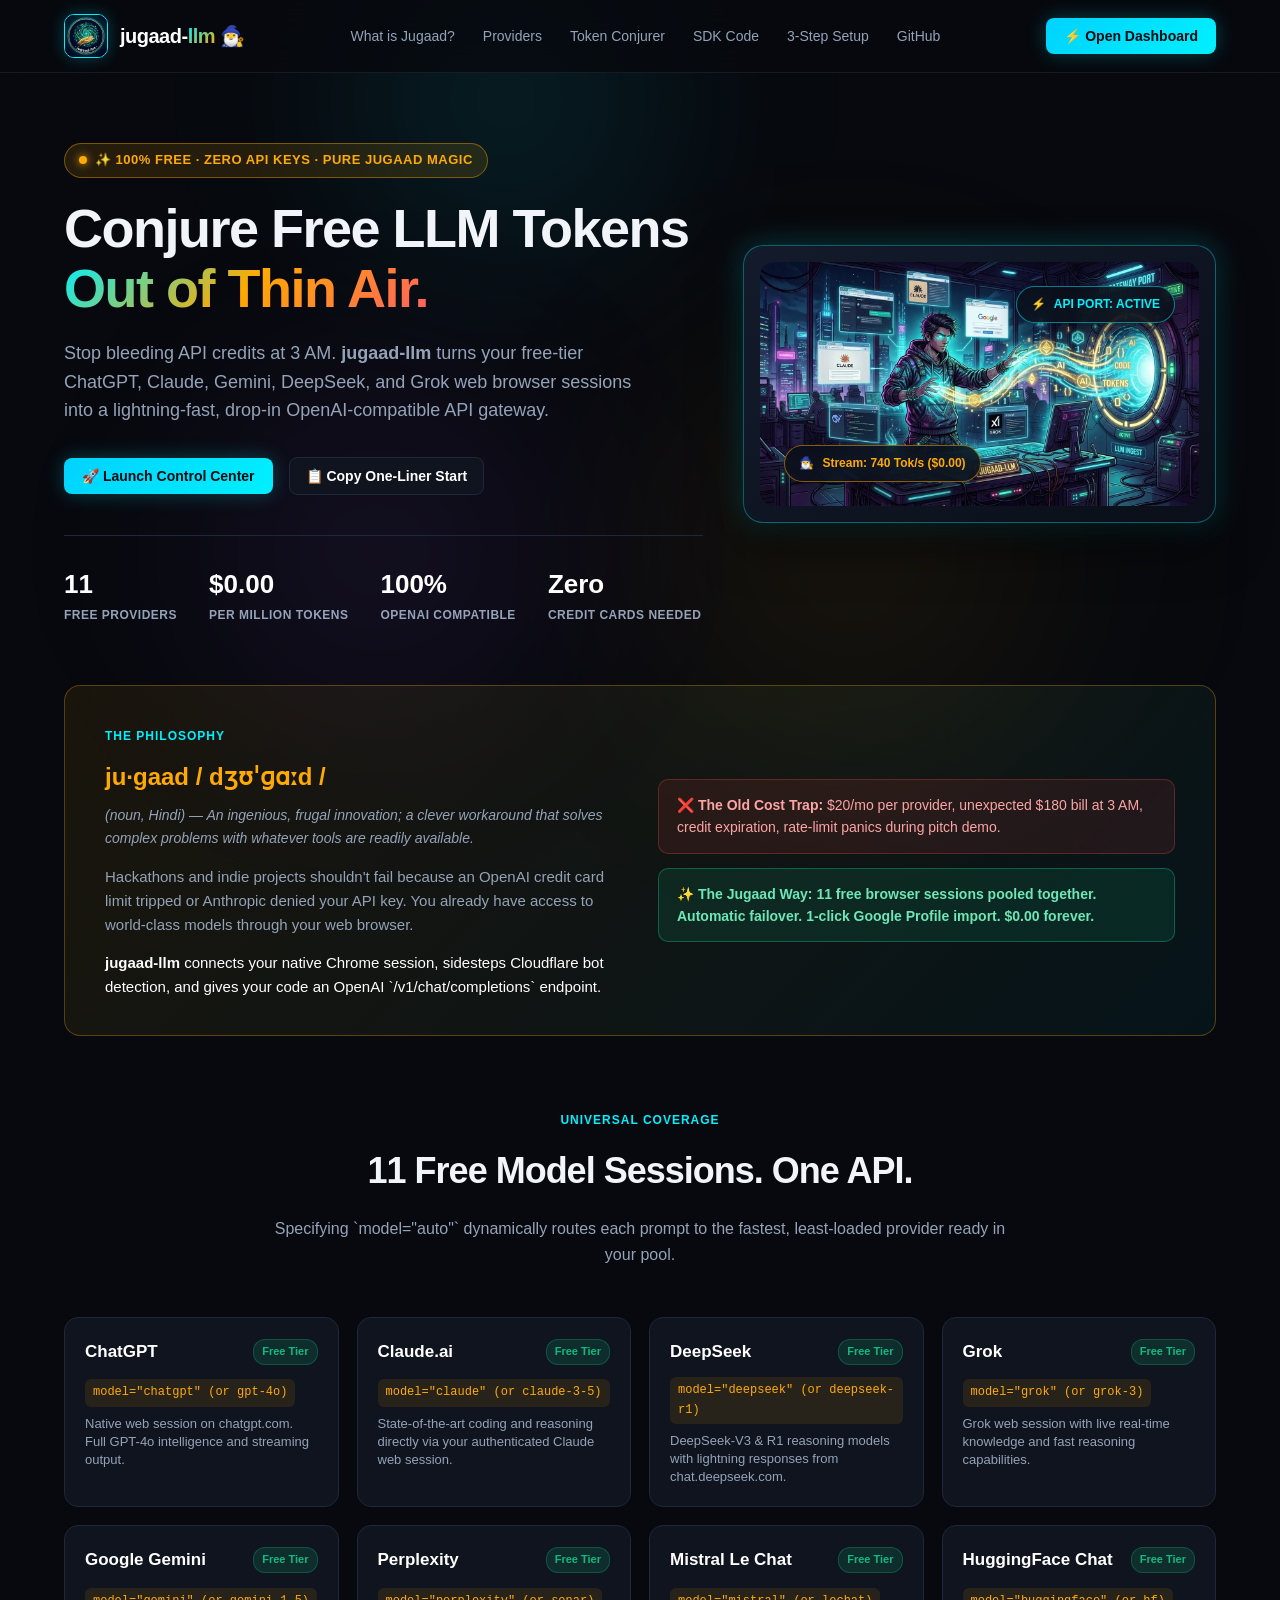
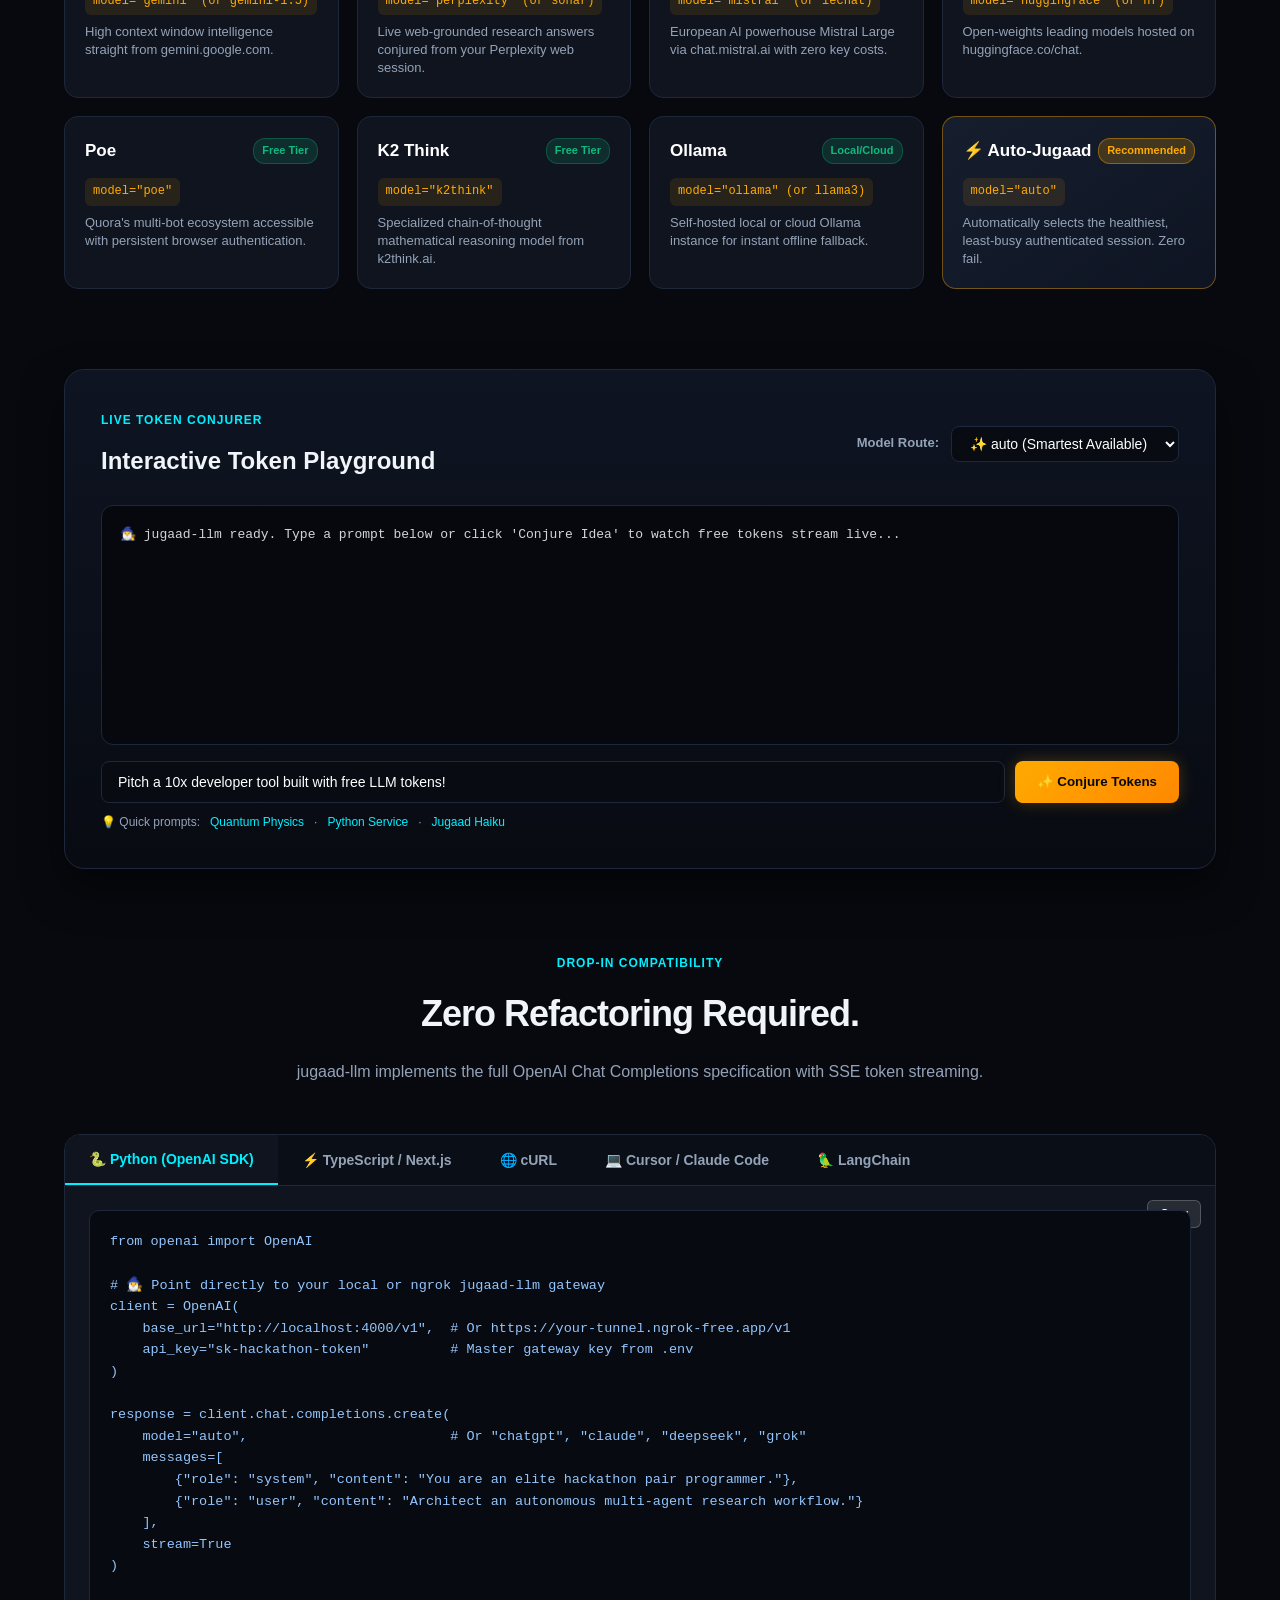
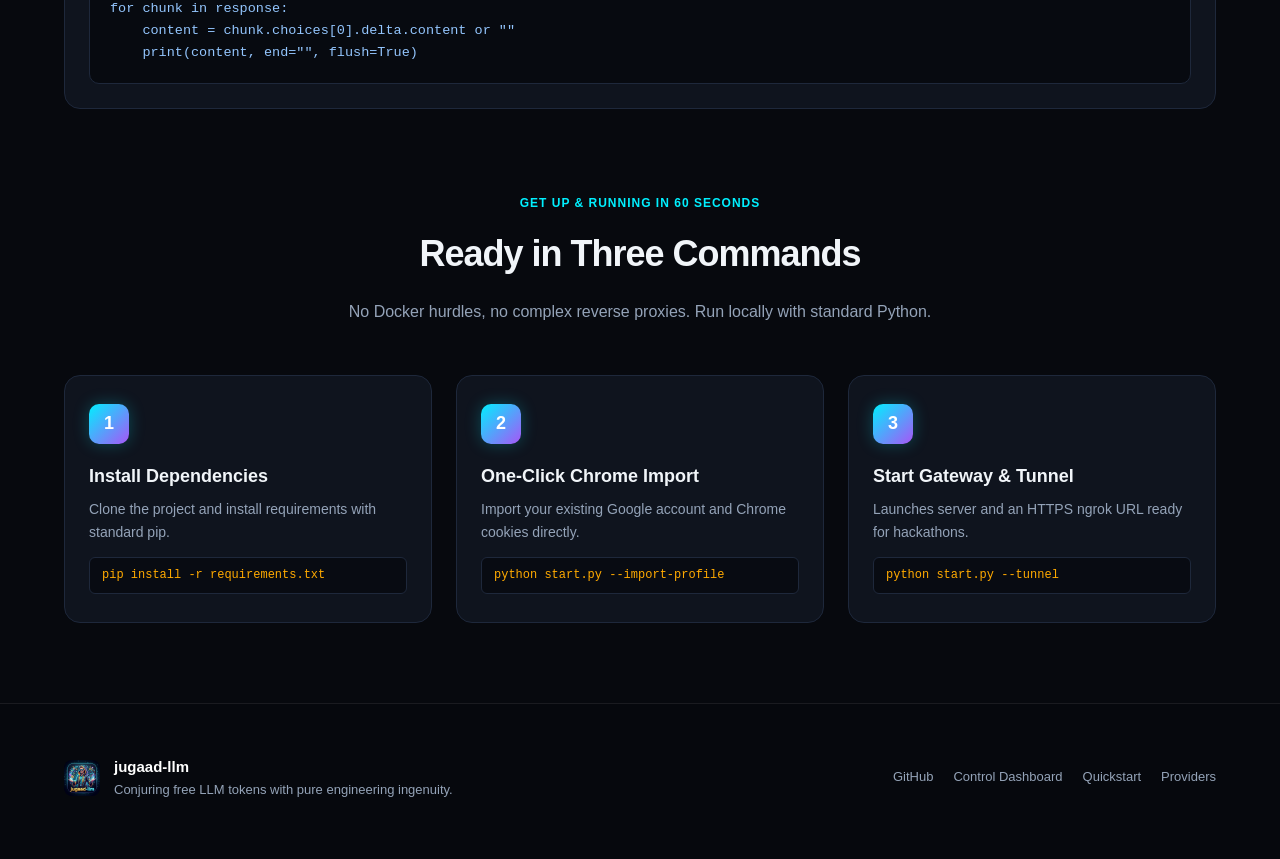
<file: docs/index.html>
<!doctype html>
<html lang="en">
<head>
  <meta charset="utf-8">
  <meta name="viewport" content="width=device-width, initial-scale=1">
  <title>jugaad-llm 🧙‍♂️ | Free LLM Token Gateway</title>
  <meta name="description" content="Conjure unlimited free LLM tokens from your free ChatGPT, Claude, Gemini, DeepSeek, and Grok web sessions into a drop-in OpenAI-compatible API gateway.">
  <link rel="icon" type="image/jpeg" href="assets/jugaad-llm-badge.jpg">
  <style>
    :root {
      --bg: #07090e;
      --card-bg: #0f141e;
      --card-border: #1e283b;
      --card-hover: #26334d;
      --text: #f1f5f9;
      --muted: #94a3b8;
      --accent-cyan: #00f0ff;
      --accent-gold: #ffaa00;
      --accent-purple: #a855f7;
      --accent-green: #10b981;
      --accent-red: #ef4444;
      --glow-cyan: rgba(0, 240, 255, 0.25);
      --glow-gold: rgba(255, 170, 0, 0.25);
    }
    * { box-sizing: border-box; margin: 0; padding: 0; }
    body {
      background: var(--bg);
      color: var(--text);
      font-family: -apple-system, BlinkMacSystemFont, "Segoe UI", Roboto, "Inter", Helvetica, Arial, sans-serif;
      line-height: 1.6;
      overflow-x: hidden;
      min-height: 100vh;
    }
    a { color: var(--accent-cyan); text-decoration: none; }
    a:hover { text-decoration: underline; }

    /* Background glow effect */
    .bg-blobs {
      position: fixed;
      top: 0; left: 0; right: 0; bottom: 0;
      pointer-events: none;
      z-index: 0;
      overflow: hidden;
    }
    .blob-1 {
      position: absolute;
      top: -150px; left: 20%;
      width: 500px; height: 500px;
      background: radial-gradient(circle, rgba(0, 240, 255, 0.12) 0%, transparent 70%);
      filter: blur(80px);
    }
    .blob-2 {
      position: absolute;
      top: 250px; right: 10%;
      width: 600px; height: 600px;
      background: radial-gradient(circle, rgba(255, 170, 0, 0.10) 0%, transparent 70%);
      filter: blur(100px);
    }
    .blob-3 {
      position: absolute;
      bottom: 100px; left: 10%;
      width: 500px; height: 500px;
      background: radial-gradient(circle, rgba(168, 85, 247, 0.12) 0%, transparent 70%);
      filter: blur(90px);
    }

    /* Container */
    .container {
      max-width: 1200px;
      margin: 0 auto;
      padding: 0 24px;
      position: relative;
      z-index: 1;
    }

    /* Nav */
    header {
      border-bottom: 1px solid rgba(255, 255, 255, 0.07);
      backdrop-filter: blur(16px);
      background: rgba(7, 9, 14, 0.75);
      position: sticky;
      top: 0;
      z-index: 100;
    }
    .nav {
      display: flex;
      justify-content: space-between;
      align-items: center;
      height: 72px;
    }
    .brand-group {
      display: flex;
      align-items: center;
      gap: 12px;
      text-decoration: none;
    }
    .brand-logo-img {
      width: 44px;
      height: 44px;
      border-radius: 10px;
      box-shadow: 0 0 16px var(--glow-cyan);
      border: 1px solid var(--accent-cyan);
      object-fit: cover;
    }
    .brand-title {
      font-size: 20px;
      font-weight: 800;
      letter-spacing: -0.5px;
      color: #fff;
    }
    .brand-title span {
      background: linear-gradient(135deg, var(--accent-cyan), var(--accent-gold));
      -webkit-background-clip: text;
      -webkit-text-fill-color: transparent;
    }
    .nav-links {
      display: flex;
      gap: 28px;
      align-items: center;
    }
    .nav-links a {
      color: var(--muted);
      font-size: 14px;
      font-weight: 500;
      transition: color 0.2s;
      text-decoration: none;
    }
    .nav-links a:hover {
      color: #fff;
    }
    .nav-actions {
      display: flex;
      align-items: center;
      gap: 12px;
    }
    .btn-glow {
      background: linear-gradient(135deg, #00d2ff, #00f0ff);
      color: #07090e;
      font-weight: 700;
      font-size: 14px;
      padding: 10px 18px;
      border-radius: 8px;
      border: none;
      cursor: pointer;
      display: inline-flex;
      align-items: center;
      gap: 8px;
      box-shadow: 0 0 20px var(--glow-cyan);
      transition: transform 0.15s, box-shadow 0.15s;
      text-decoration: none;
    }
    .btn-glow:hover {
      transform: translateY(-2px);
      box-shadow: 0 0 28px rgba(0, 240, 255, 0.45);
      text-decoration: none;
    }
    .btn-secondary {
      background: var(--card-bg);
      color: #fff;
      font-size: 14px;
      font-weight: 600;
      padding: 10px 16px;
      border-radius: 8px;
      border: 1px solid var(--card-border);
      cursor: pointer;
      display: inline-flex;
      align-items: center;
      gap: 8px;
      text-decoration: none;
      transition: background 0.2s, border-color 0.2s;
    }
    .btn-secondary:hover {
      background: var(--card-hover);
      border-color: var(--muted);
      text-decoration: none;
    }

    /* Hero */
    .hero {
      padding: 70px 0 60px;
      display: grid;
      grid-template-columns: 1.15fr 0.85fr;
      gap: 40px;
      align-items: center;
    }
    .hero-badge {
      display: inline-flex;
      align-items: center;
      gap: 8px;
      padding: 6px 14px;
      border-radius: 9999px;
      background: rgba(255, 170, 0, 0.12);
      border: 1px solid rgba(255, 170, 0, 0.4);
      color: var(--accent-gold);
      font-size: 13px;
      font-weight: 700;
      margin-bottom: 20px;
      text-transform: uppercase;
      letter-spacing: 0.5px;
    }
    .hero-badge-dot {
      width: 8px;
      height: 8px;
      border-radius: 50%;
      background: var(--accent-gold);
      box-shadow: 0 0 8px var(--accent-gold);
      animation: pulse 1.8s infinite;
    }
    @keyframes pulse {
      0%, 100% { opacity: 1; transform: scale(1); }
      50% { opacity: 0.4; transform: scale(1.3); }
    }
    .hero-title {
      font-size: 54px;
      font-weight: 900;
      line-height: 1.12;
      letter-spacing: -1.5px;
      margin-bottom: 20px;
    }
    .hero-title .magic-text {
      background: linear-gradient(135deg, #00f0ff 0%, #ffaa00 50%, #ff5e62 100%);
      -webkit-background-clip: text;
      -webkit-text-fill-color: transparent;
    }
    .hero-desc {
      font-size: 18px;
      color: var(--muted);
      line-height: 1.6;
      margin-bottom: 32px;
      max-width: 580px;
    }
    .hero-actions {
      display: flex;
      gap: 16px;
      align-items: center;
      flex-wrap: wrap;
    }
    .stats-strip {
      display: flex;
      gap: 32px;
      margin-top: 40px;
      padding-top: 28px;
      border-top: 1px solid var(--card-border);
    }
    .stat-item h3 {
      font-size: 26px;
      font-weight: 800;
      color: #fff;
    }
    .stat-item p {
      font-size: 12px;
      color: var(--muted);
      text-transform: uppercase;
      letter-spacing: 0.5px;
      font-weight: 600;
    }

    /* Hero Visual Card */
    .hero-visual {
      position: relative;
    }
    .hero-card {
      background: linear-gradient(145deg, #131b2c, #0a0f18);
      border: 1px solid rgba(0, 240, 255, 0.35);
      border-radius: 20px;
      padding: 16px;
      box-shadow: 0 20px 50px rgba(0, 0, 0, 0.6), 0 0 30px var(--glow-cyan);
      position: relative;
      overflow: hidden;
    }
    .hero-img-wrap {
      border-radius: 14px;
      overflow: hidden;
      position: relative;
    }
    .hero-img {
      width: 100%;
      height: auto;
      display: block;
      border-radius: 12px;
      transition: transform 0.4s ease;
    }
    .hero-card:hover .hero-img {
      transform: scale(1.02);
    }
    .magic-pill {
      position: absolute;
      background: rgba(10, 15, 24, 0.85);
      backdrop-filter: blur(10px);
      border: 1px solid rgba(255, 255, 255, 0.15);
      border-radius: 30px;
      padding: 8px 14px;
      font-size: 12px;
      font-weight: 700;
      display: flex;
      align-items: center;
      gap: 8px;
      color: #fff;
      box-shadow: 0 10px 20px rgba(0, 0, 0, 0.5);
    }
    .pill-top-right {
      top: 24px;
      right: 24px;
      border-color: rgba(0, 240, 255, 0.5);
      color: var(--accent-cyan);
    }
    .pill-bottom-left {
      bottom: 24px;
      left: 24px;
      border-color: rgba(255, 170, 0, 0.5);
      color: var(--accent-gold);
    }

    /* Jugaad Philosophy Section */
    .section-title-wrap {
      text-align: center;
      max-width: 760px;
      margin: 0 auto 50px;
    }
    .section-badge {
      display: inline-block;
      font-size: 12px;
      font-weight: 700;
      text-transform: uppercase;
      letter-spacing: 1px;
      color: var(--accent-cyan);
      margin-bottom: 12px;
    }
    .section-title {
      font-size: 36px;
      font-weight: 800;
      letter-spacing: -1px;
      margin-bottom: 16px;
    }
    .section-subtitle {
      font-size: 16px;
      color: var(--muted);
    }

    .jugaad-box {
      background: linear-gradient(135deg, rgba(255, 170, 0, 0.08) 0%, rgba(0, 240, 255, 0.05) 100%);
      border: 1px solid rgba(255, 170, 0, 0.3);
      border-radius: 16px;
      padding: 36px 40px;
      margin-bottom: 70px;
      display: grid;
      grid-template-columns: 1fr 1fr;
      gap: 36px;
      align-items: center;
    }
    .jugaad-definition h4 {
      font-size: 24px;
      font-weight: 800;
      color: var(--accent-gold);
      margin-bottom: 8px;
    }
    .jugaad-definition em {
      color: var(--muted);
      font-size: 14px;
      display: block;
      margin-bottom: 16px;
    }
    .jugaad-comparison {
      display: flex;
      flex-direction: column;
      gap: 14px;
    }
    .compare-card {
      padding: 14px 18px;
      border-radius: 10px;
      font-size: 14px;
    }
    .compare-card.bad {
      background: rgba(239, 68, 68, 0.1);
      border: 1px solid rgba(239, 68, 68, 0.3);
      color: #fca5a5;
    }
    .compare-card.good {
      background: rgba(16, 185, 129, 0.12);
      border: 1px solid rgba(16, 185, 129, 0.4);
      color: #6ee7b7;
      font-weight: 600;
    }

    /* Providers Grid */
    .providers-grid {
      display: grid;
      grid-template-columns: repeat(auto-fit, minmax(240px, 1fr));
      gap: 18px;
      margin-bottom: 80px;
    }
    .provider-card {
      background: var(--card-bg);
      border: 1px solid var(--card-border);
      border-radius: 14px;
      padding: 20px;
      transition: transform 0.2s, border-color 0.2s, box-shadow 0.2s;
      position: relative;
    }
    .provider-card:hover {
      transform: translateY(-4px);
      border-color: var(--accent-cyan);
      box-shadow: 0 10px 24px rgba(0, 0, 0, 0.4), 0 0 15px rgba(0, 240, 255, 0.15);
    }
    .p-head {
      display: flex;
      justify-content: space-between;
      align-items: center;
      margin-bottom: 12px;
    }
    .p-head h4 {
      font-size: 17px;
      font-weight: 700;
      color: #fff;
    }
    .p-badge {
      font-size: 11px;
      font-weight: 700;
      padding: 3px 8px;
      border-radius: 12px;
      background: rgba(16, 185, 129, 0.15);
      color: var(--accent-green);
      border: 1px solid rgba(16, 185, 129, 0.3);
    }
    .p-model {
      font-family: ui-monospace, SFMono-Regular, Menlo, monospace;
      font-size: 12px;
      color: var(--accent-gold);
      background: rgba(255, 170, 0, 0.1);
      padding: 4px 8px;
      border-radius: 6px;
      display: inline-block;
      margin-bottom: 8px;
    }
    .p-desc {
      font-size: 13px;
      color: var(--muted);
      line-height: 1.4;
    }

    /* Live Playground & Token Streamer */
    .playground-section {
      background: linear-gradient(180deg, #0e1422 0%, #080b12 100%);
      border: 1px solid var(--card-border);
      border-radius: 20px;
      padding: 36px;
      margin-bottom: 80px;
      box-shadow: 0 20px 40px rgba(0, 0, 0, 0.5);
    }
    .playground-header {
      display: flex;
      justify-content: space-between;
      align-items: center;
      margin-bottom: 24px;
      flex-wrap: wrap;
      gap: 16px;
    }
    .playground-controls {
      display: flex;
      gap: 12px;
      align-items: center;
    }
    select.model-select {
      background: #080b12;
      color: #fff;
      border: 1px solid var(--card-border);
      border-radius: 8px;
      padding: 8px 14px;
      font-size: 14px;
      outline: none;
    }
    .chat-window {
      background: #06080d;
      border: 1px solid var(--card-border);
      border-radius: 12px;
      height: 240px;
      padding: 18px;
      overflow-y: auto;
      font-family: ui-monospace, SFMono-Regular, Menlo, monospace;
      font-size: 13px;
      color: #d1d5db;
      line-height: 1.7;
      margin-bottom: 16px;
      white-space: pre-wrap;
    }
    .input-bar {
      display: flex;
      gap: 10px;
    }
    .input-bar input {
      flex: 1;
      background: #080b12;
      border: 1px solid var(--card-border);
      border-radius: 8px;
      padding: 12px 16px;
      color: #fff;
      font-size: 14px;
      outline: none;
    }
    .input-bar input:focus {
      border-color: var(--accent-cyan);
      box-shadow: 0 0 10px var(--glow-cyan);
    }
    .btn-conjure {
      background: linear-gradient(135deg, var(--accent-gold), #ff8800);
      color: #07090e;
      border: none;
      font-weight: 700;
      padding: 12px 22px;
      border-radius: 8px;
      cursor: pointer;
      display: flex;
      align-items: center;
      gap: 8px;
      box-shadow: 0 0 16px var(--glow-gold);
    }

    /* Integration Tabs */
    .tabs-container {
      background: var(--card-bg);
      border: 1px solid var(--card-border);
      border-radius: 16px;
      overflow: hidden;
      margin-bottom: 80px;
    }
    .tabs-header {
      display: flex;
      background: #0a0e17;
      border-bottom: 1px solid var(--card-border);
      overflow-x: auto;
    }
    .tab-btn {
      padding: 16px 24px;
      background: none;
      border: none;
      color: var(--muted);
      font-size: 14px;
      font-weight: 600;
      cursor: pointer;
      display: flex;
      align-items: center;
      gap: 8px;
      transition: color 0.2s, background 0.2s;
      white-space: nowrap;
    }
    .tab-btn.active {
      color: var(--accent-cyan);
      background: var(--card-bg);
      border-bottom: 2px solid var(--accent-cyan);
    }
    .tab-content {
      padding: 24px;
      position: relative;
    }
    .code-box {
      background: #070a10;
      border: 1px solid var(--card-border);
      border-radius: 10px;
      padding: 20px;
      font-family: ui-monospace, SFMono-Regular, Menlo, monospace;
      font-size: 13.5px;
      line-height: 1.6;
      color: #93c5fd;
      overflow-x: auto;
      position: relative;
    }
    .copy-btn {
      position: absolute;
      top: 14px;
      right: 14px;
      background: rgba(255, 255, 255, 0.1);
      border: 1px solid rgba(255, 255, 255, 0.2);
      color: #fff;
      font-size: 12px;
      padding: 6px 12px;
      border-radius: 6px;
      cursor: pointer;
      transition: background 0.2s;
    }
    .copy-btn:hover {
      background: rgba(255, 255, 255, 0.25);
    }

    /* 3-Step Setup */
    .steps-grid {
      display: grid;
      grid-template-columns: repeat(3, 1fr);
      gap: 24px;
      margin-bottom: 80px;
    }
    .step-card {
      background: var(--card-bg);
      border: 1px solid var(--card-border);
      border-radius: 16px;
      padding: 28px 24px;
      position: relative;
    }
    .step-num {
      width: 40px;
      height: 40px;
      border-radius: 10px;
      background: linear-gradient(135deg, var(--accent-cyan), var(--accent-purple));
      color: #fff;
      display: flex;
      align-items: center;
      justify-content: center;
      font-weight: 800;
      font-size: 18px;
      margin-bottom: 18px;
      box-shadow: 0 0 16px var(--glow-cyan);
    }
    .step-card h4 {
      font-size: 18px;
      font-weight: 700;
      margin-bottom: 8px;
    }
    .step-card p {
      font-size: 14px;
      color: var(--muted);
      margin-bottom: 14px;
    }
    .step-card code {
      display: block;
      background: #080b12;
      padding: 8px 12px;
      border-radius: 6px;
      font-family: ui-monospace, SFMono-Regular, Menlo, monospace;
      font-size: 12px;
      color: var(--accent-gold);
      border: 1px solid var(--card-border);
    }

    /* Footer */
    footer {
      border-top: 1px solid rgba(255, 255, 255, 0.08);
      padding: 50px 0 60px;
      background: rgba(7, 9, 14, 0.9);
      position: relative;
      z-index: 1;
    }
    .footer-content {
      display: flex;
      justify-content: space-between;
      align-items: center;
      flex-wrap: wrap;
      gap: 24px;
    }
    .footer-left {
      display: flex;
      align-items: center;
      gap: 14px;
    }
    .footer-left img {
      width: 36px;
      height: 36px;
      border-radius: 8px;
    }
    .footer-text {
      font-size: 13px;
      color: var(--muted);
    }
    .footer-nav {
      display: flex;
      gap: 20px;
      font-size: 13px;
    }
    .footer-nav a {
      color: var(--muted);
    }
    .footer-nav a:hover {
      color: #fff;
    }

    /* Toast */
    #toast {
      position: fixed;
      bottom: 24px;
      right: 24px;
      background: #10b981;
      color: #fff;
      padding: 10px 18px;
      border-radius: 8px;
      font-size: 13px;
      font-weight: 600;
      box-shadow: 0 10px 25px rgba(0, 0, 0, 0.5);
      transform: translateY(100px);
      opacity: 0;
      transition: all 0.25s cubic-bezier(0.16, 1, 0.3, 1);
      z-index: 1000;
    }
    #toast.show {
      transform: translateY(0);
      opacity: 1;
    }

    @media (max-width: 900px) {
      .hero { grid-template-columns: 1fr; text-align: center; }
      .hero-title { font-size: 38px; }
      .hero-desc { margin: 0 auto 32px; }
      .hero-actions { justify-content: center; }
      .stats-strip { justify-content: center; }
      .jugaad-box { grid-template-columns: 1fr; }
      .steps-grid { grid-template-columns: 1fr; }
      .nav-links { display: none; }
    }
  </style>
</head>
<body>

  <!-- Ambient Light Blobs -->
  <div class="bg-blobs">
    <div class="blob-1"></div>
    <div class="blob-2"></div>
    <div class="blob-3"></div>
  </div>

  <!-- Header Nav -->
  <header>
    <div class="container nav">
      <a href="#" class="brand-group">
        <img src="assets/jugaad-llm-badge.jpg" alt="jugaad-llm logo" class="brand-logo-img">
        <div class="brand-title">jugaad-<span>llm</span> 🧙‍♂️</div>
      </a>
      <div class="nav-links">
        <a href="#jugaad">What is Jugaad?</a>
        <a href="#providers">Providers</a>
        <a href="#playground">Token Conjurer</a>
        <a href="#integration">SDK Code</a>
        <a href="#setup">3-Step Setup</a>
        <a href="https://github.com/balajianbalagan/jugaad-llm" target="_blank" rel="noopener">GitHub</a>
      </div>
      <div class="nav-actions">
        <button onclick="openDashboard()" class="btn-glow">
          ⚡ Open Dashboard
        </button>
      </div>
    </div>
  </header>

  <main class="container">
    <!-- Hero Section -->
    <section class="hero">
      <div class="hero-content">
        <div class="hero-badge">
          <span class="hero-badge-dot"></span>
          ✨ 100% Free · Zero API Keys · Pure Jugaad Magic
        </div>
        <h1 class="hero-title">
          Conjure Free LLM Tokens <br>
          <span class="magic-text">Out of Thin Air.</span>
        </h1>
        <p class="hero-desc">
          Stop bleeding API credits at 3 AM. <b>jugaad-llm</b> turns your free-tier ChatGPT, Claude, Gemini, DeepSeek, and Grok web browser sessions into a lightning-fast, drop-in OpenAI-compatible API gateway.
        </p>
        <div class="hero-actions">
          <button onclick="openDashboard()" class="btn-glow">
            🚀 Launch Control Center
          </button>
          <button class="btn-secondary" onclick="copySnippet('git clone https://github.com/balajianbalagan/jugaad-llm.git && cd jugaad-llm && pip install -r requirements.txt && python start.py --tunnel')">
            📋 Copy One-Liner Start
          </button>
        </div>

        <div class="stats-strip">
          <div class="stat-item">
            <h3>11</h3>
            <p>Free Providers</p>
          </div>
          <div class="stat-item">
            <h3>$0.00</h3>
            <p>Per Million Tokens</p>
          </div>
          <div class="stat-item">
            <h3>100%</h3>
            <p>OpenAI Compatible</p>
          </div>
          <div class="stat-item">
            <h3>Zero</h3>
            <p>Credit Cards Needed</p>
          </div>
        </div>
      </div>

      <div class="hero-visual">
        <div class="hero-card">
          <div class="hero-img-wrap">
            <img src="assets/jugaad-llm-hero.jpg" alt="jugaad-llm Magic Man conjuring LLM tokens" class="hero-img">
            <div class="magic-pill pill-top-right">
              ⚡ <span>API PORT: <b>ACTIVE</b></span>
            </div>
            <div class="magic-pill pill-bottom-left">
              🧙‍♂️ <span>Stream: <b>740 Tok/s</b> ($0.00)</span>
            </div>
          </div>
        </div>
      </div>
    </section>

    <!-- Jugaad Explanation -->
    <section id="jugaad" class="jugaad-box">
      <div class="jugaad-definition">
        <span class="section-badge">The Philosophy</span>
        <h4>ju·gaad / dʒʊˈɡɑːd /</h4>
        <em>(noun, Hindi) — An ingenious, frugal innovation; a clever workaround that solves complex problems with whatever tools are readily available.</em>
        <p style="color: var(--muted); font-size: 15px; margin-bottom: 14px;">
          Hackathons and indie projects shouldn't fail because an OpenAI credit card limit tripped or Anthropic denied your API key. You already have access to world-class models through your web browser.
        </p>
        <p style="color: #fff; font-size: 15px; font-weight: 500;">
          <b>jugaad-llm</b> connects your native Chrome session, sidesteps Cloudflare bot detection, and gives your code an OpenAI `/v1/chat/completions` endpoint.
        </p>
      </div>

      <div class="jugaad-comparison">
        <div class="compare-card bad">
          ❌ <b>The Old Cost Trap:</b> $20/mo per provider, unexpected $180 bill at 3 AM, credit expiration, rate-limit panics during pitch demo.
        </div>
        <div class="compare-card good">
          ✨ <b>The Jugaad Way:</b> 11 free browser sessions pooled together. Automatic failover. 1-click Google Profile import. $0.00 forever.
        </div>
      </div>
    </section>

    <!-- 11 Supported Providers Grid -->
    <section id="providers">
      <div class="section-title-wrap">
        <span class="section-badge">Universal Coverage</span>
        <h2 class="section-title">11 Free Model Sessions. One API.</h2>
        <p class="section-subtitle">Specifying `model="auto"` dynamically routes each prompt to the fastest, least-loaded provider ready in your pool.</p>
      </div>

      <div class="providers-grid">
        <div class="provider-card">
          <div class="p-head">
            <h4>ChatGPT</h4>
            <span class="p-badge">Free Tier</span>
          </div>
          <div class="p-model">model="chatgpt" (or gpt-4o)</div>
          <p class="p-desc">Native web session on chatgpt.com. Full GPT-4o intelligence and streaming output.</p>
        </div>

        <div class="provider-card">
          <div class="p-head">
            <h4>Claude.ai</h4>
            <span class="p-badge">Free Tier</span>
          </div>
          <div class="p-model">model="claude" (or claude-3-5)</div>
          <p class="p-desc">State-of-the-art coding and reasoning directly via your authenticated Claude web session.</p>
        </div>

        <div class="provider-card">
          <div class="p-head">
            <h4>DeepSeek</h4>
            <span class="p-badge">Free Tier</span>
          </div>
          <div class="p-model">model="deepseek" (or deepseek-r1)</div>
          <p class="p-desc">DeepSeek-V3 & R1 reasoning models with lightning responses from chat.deepseek.com.</p>
        </div>

        <div class="provider-card">
          <div class="p-head">
            <h4>Grok</h4>
            <span class="p-badge">Free Tier</span>
          </div>
          <div class="p-model">model="grok" (or grok-3)</div>
          <p class="p-desc">Grok web session with live real-time knowledge and fast reasoning capabilities.</p>
        </div>

        <div class="provider-card">
          <div class="p-head">
            <h4>Google Gemini</h4>
            <span class="p-badge">Free Tier</span>
          </div>
          <div class="p-model">model="gemini" (or gemini-1.5)</div>
          <p class="p-desc">High context window intelligence straight from gemini.google.com.</p>
        </div>

        <div class="provider-card">
          <div class="p-head">
            <h4>Perplexity</h4>
            <span class="p-badge">Free Tier</span>
          </div>
          <div class="p-model">model="perplexity" (or sonar)</div>
          <p class="p-desc">Live web-grounded research answers conjured from your Perplexity web session.</p>
        </div>

        <div class="provider-card">
          <div class="p-head">
            <h4>Mistral Le Chat</h4>
            <span class="p-badge">Free Tier</span>
          </div>
          <div class="p-model">model="mistral" (or lechat)</div>
          <p class="p-desc">European AI powerhouse Mistral Large via chat.mistral.ai with zero key costs.</p>
        </div>

        <div class="provider-card">
          <div class="p-head">
            <h4>HuggingFace Chat</h4>
            <span class="p-badge">Free Tier</span>
          </div>
          <div class="p-model">model="huggingface" (or hf)</div>
          <p class="p-desc">Open-weights leading models hosted on huggingface.co/chat.</p>
        </div>

        <div class="provider-card">
          <div class="p-head">
            <h4>Poe</h4>
            <span class="p-badge">Free Tier</span>
          </div>
          <div class="p-model">model="poe"</div>
          <p class="p-desc">Quora's multi-bot ecosystem accessible with persistent browser authentication.</p>
        </div>

        <div class="provider-card">
          <div class="p-head">
            <h4>K2 Think</h4>
            <span class="p-badge">Free Tier</span>
          </div>
          <div class="p-model">model="k2think"</div>
          <p class="p-desc">Specialized chain-of-thought mathematical reasoning model from k2think.ai.</p>
        </div>

        <div class="provider-card">
          <div class="p-head">
            <h4>Ollama</h4>
            <span class="p-badge">Local/Cloud</span>
          </div>
          <div class="p-model">model="ollama" (or llama3)</div>
          <p class="p-desc">Self-hosted local or cloud Ollama instance for instant offline fallback.</p>
        </div>

        <div class="provider-card" style="border-color: rgba(255, 170, 0, 0.4); background: linear-gradient(145deg, #161e2e, #0e1422);">
          <div class="p-head">
            <h4>⚡ Auto-Jugaad</h4>
            <span class="p-badge" style="background: rgba(255,170,0,0.2); color: var(--accent-gold); border-color: rgba(255,170,0,0.4);">Recommended</span>
          </div>
          <div class="p-model">model="auto"</div>
          <p class="p-desc">Automatically selects the healthiest, least-busy authenticated session. Zero fail.</p>
        </div>
      </div>
    </section>

    <!-- Interactive Live Playground -->
    <section id="playground" class="playground-section">
      <div class="playground-header">
        <div>
          <span class="section-badge">Live Token Conjurer</span>
          <h3 style="font-size: 24px; font-weight: 800;">Interactive Token Playground</h3>
        </div>
        <div class="playground-controls">
          <label style="font-size: 13px; color: var(--muted); font-weight: 600;">Model Route:</label>
          <select id="play-model" class="model-select">
            <option value="auto">✨ auto (Smartest Available)</option>
            <option value="chatgpt">ChatGPT (gpt-4o)</option>
            <option value="claude">Claude (claude-3-5)</option>
            <option value="deepseek">DeepSeek (r1/v3)</option>
            <option value="gemini">Google Gemini</option>
            <option value="grok">Grok</option>
          </select>
        </div>
      </div>

      <div id="chat-stream" class="chat-window">🧙‍♂️ jugaad-llm ready. Type a prompt below or click 'Conjure Idea' to watch free tokens stream live...</div>

      <div class="input-bar">
        <input type="text" id="play-input" placeholder="e.g. Pitch a crazy AI hackathon project using jugaad-llm..." value="Pitch a 10x developer tool built with free LLM tokens!">
        <button class="btn-conjure" onclick="streamDemo()">
          ✨ Conjure Tokens
        </button>
      </div>
      <div style="margin-top: 10px; display: flex; gap: 10px; font-size: 12px; color: var(--muted);">
        <span>💡 Quick prompts:</span>
        <a href="javascript:void(0)" onclick="setPrompt('Explain quantum teleportation to a 10 year old.')" style="color: var(--accent-cyan);">Quantum Physics</a> ·
        <a href="javascript:void(0)" onclick="setPrompt('Write a Python FastAPI microservice that streams real-time stock sentiments.')" style="color: var(--accent-cyan);">Python Service</a> ·
        <a href="javascript:void(0)" onclick="setPrompt('Give me a haiku about Indian jugaad engineering and coding.')" style="color: var(--accent-cyan);">Jugaad Haiku</a>
      </div>
    </section>

    <!-- Drop-In SDK Integration -->
    <section id="integration">
      <div class="section-title-wrap">
        <span class="section-badge">Drop-In Compatibility</span>
        <h2 class="section-title">Zero Refactoring Required.</h2>
        <p class="section-subtitle">jugaad-llm implements the full OpenAI Chat Completions specification with SSE token streaming.</p>
      </div>

      <div class="tabs-container">
        <div class="tabs-header">
          <button class="tab-btn active" onclick="switchTab(event, 'tab-python')">🐍 Python (OpenAI SDK)</button>
          <button class="tab-btn" onclick="switchTab(event, 'tab-ts')">⚡ TypeScript / Next.js</button>
          <button class="tab-btn" onclick="switchTab(event, 'tab-curl')">🌐 cURL</button>
          <button class="tab-btn" onclick="switchTab(event, 'tab-cursor')">💻 Cursor / Claude Code</button>
          <button class="tab-btn" onclick="switchTab(event, 'tab-langchain')">🦜 LangChain</button>
        </div>

        <div id="tab-python" class="tab-content">
          <button class="copy-btn" onclick="copyCode('code-py')">Copy</button>
          <pre id="code-py" class="code-box"><code>from openai import OpenAI

# 🧙‍♂️ Point directly to your local or ngrok jugaad-llm gateway
client = OpenAI(
    base_url="http://localhost:4000/v1",  # Or https://your-tunnel.ngrok-free.app/v1
    api_key="sk-hackathon-token"          # Master gateway key from .env
)

response = client.chat.completions.create(
    model="auto",                         # Or "chatgpt", "claude", "deepseek", "grok"
    messages=[
        {"role": "system", "content": "You are an elite hackathon pair programmer."},
        {"role": "user", "content": "Architect an autonomous multi-agent research workflow."}
    ],
    stream=True
)

for chunk in response:
    content = chunk.choices[0].delta.content or ""
    print(content, end="", flush=True)</code></pre>
        </div>

        <div id="tab-ts" class="tab-content" style="display: none;">
          <button class="copy-btn" onclick="copyCode('code-ts')">Copy</button>
          <pre id="code-ts" class="code-box"><code>import { createOpenAI } from '@ai-sdk/openai';
import { streamText } from 'ai';

// 🧙‍♂️ Drop-in OpenAI provider pointed to jugaad-llm
const jugaad = createOpenAI({
  baseURL: 'http://localhost:4000/v1',
  apiKey: 'sk-hackathon-token',
});

const result = await streamText({
  model: jugaad('claude'), // routes seamlessly to your Claude free web session!
  prompt: 'Generate 3 high-converting landing page hooks for our AI product.',
});

for await (const delta of result.textStream) {
  process.stdout.write(delta);
}</code></pre>
        </div>

        <div id="tab-curl" class="tab-content" style="display: none;">
          <button class="copy-btn" onclick="copyCode('code-curl')">Copy</button>
          <pre id="code-curl" class="code-box"><code>curl http://localhost:4000/v1/chat/completions \
  -H "Authorization: Bearer sk-hackathon-token" \
  -H "Content-Type: application/json" \
  -d '{
    "model": "deepseek",
    "messages": [
      {"role": "user", "content": "Explain the concept of Jugaad in 2 sentences."}
    ],
    "stream": true
  }'</code></pre>
        </div>

        <div id="tab-cursor" class="tab-content" style="display: none;">
          <button class="copy-btn" onclick="copyCode('code-cursor')">Copy</button>
          <pre id="code-cursor" class="code-box"><code># Cursor / Windsurf Settings:
# Settings -> Models -> Add Custom Model:
# Override OpenAI Base URL:
http://localhost:4000/v1

# API Key:
sk-hackathon-token

# Model Name:
gpt-4o  (or claude-3-5, deepseek-r1, auto)</code></pre>
        </div>

        <div id="tab-langchain" class="tab-content" style="display: none;">
          <button class="copy-btn" onclick="copyCode('code-lc')">Copy</button>
          <pre id="code-lc" class="code-box"><code>from langchain_openai import ChatOpenAI

llm = ChatOpenAI(
    base_url="http://localhost:4000/v1",
    api_key="sk-hackathon-token",
    model="auto",
    streaming=True
)

for chunk in llm.stream("Give me three bullet points on why jugaad engineering wins hackathons."):
    print(chunk.content, end="", flush=True)</code></pre>
        </div>
      </div>
    </section>

    <!-- 3-Step Setup -->
    <section id="setup">
      <div class="section-title-wrap">
        <span class="section-badge">Get Up & Running In 60 Seconds</span>
        <h2 class="section-title">Ready in Three Commands</h2>
        <p class="section-subtitle">No Docker hurdles, no complex reverse proxies. Run locally with standard Python.</p>
      </div>

      <div class="steps-grid">
        <div class="step-card">
          <div class="step-num">1</div>
          <h4>Install Dependencies</h4>
          <p>Clone the project and install requirements with standard pip.</p>
          <code>pip install -r requirements.txt</code>
        </div>

        <div class="step-card">
          <div class="step-num">2</div>
          <h4>One-Click Chrome Import</h4>
          <p>Import your existing Google account and Chrome cookies directly.</p>
          <code>python start.py --import-profile</code>
        </div>

        <div class="step-card">
          <div class="step-num">3</div>
          <h4>Start Gateway & Tunnel</h4>
          <p>Launches server and an HTTPS ngrok URL ready for hackathons.</p>
          <code>python start.py --tunnel</code>
        </div>
      </div>
    </section>
  </main>

  <!-- Footer -->
  <footer>
    <div class="container footer-content">
      <div class="footer-left">
        <img src="assets/jugaad-llm-logo.jpg" alt="jugaad-llm mascot">
        <div>
          <b style="color: #fff; font-size: 15px;">jugaad-llm</b>
          <p class="footer-text">Conjuring free LLM tokens with pure engineering ingenuity.</p>
        </div>
      </div>
      <div class="footer-nav">
        <a href="https://github.com/balajianbalagan/jugaad-llm" target="_blank" rel="noopener">GitHub</a>
        <a href="javascript:void(0)" onclick="openDashboard()">Control Dashboard</a>
        <a href="#setup">Quickstart</a>
        <a href="#providers">Providers</a>
      </div>
    </div>
  </footer>

  <div id="toast">Copied to clipboard! 🧙‍♂️</div>

  <script>
    function openDashboard() {
      const isLocal = window.location.hostname === 'localhost' || window.location.hostname === '127.0.0.1';
      if (isLocal) {
        window.location.href = '/dashboard';
      } else {
        window.open('http://localhost:4000/dashboard', '_blank');
        showToast('Opening local dashboard at http://localhost:4000/dashboard (Ensure python start.py is running!)');
      }
    }

    function copySnippet(text) {
      navigator.clipboard.writeText(text);
      showToast("Start command copied!");
    }

    function copyCode(id) {
      const code = document.getElementById(id).innerText;
      navigator.clipboard.writeText(code);
      showToast("Code snippet copied!");
    }

    function showToast(msg) {
      const t = document.getElementById("toast");
      t.innerText = msg;
      t.classList.add("show");
      setTimeout(() => t.classList.remove("show"), 3000);
    }

    function switchTab(evt, tabId) {
      document.querySelectorAll('.tab-content').forEach(el => el.style.display = 'none');
      document.querySelectorAll('.tab-btn').forEach(btn => btn.classList.remove('active'));
      document.getElementById(tabId).style.display = 'block';
      evt.currentTarget.classList.add('active');
    }

    function setPrompt(text) {
      document.getElementById("play-input").value = text;
      streamDemo();
    }

    async function streamDemo() {
      const prompt = document.getElementById("play-input").value.trim();
      const model = document.getElementById("play-model").value;
      const win = document.getElementById("chat-stream");

      if (!prompt) return;

      win.innerHTML = `🔮 Connecting to gateway router [model: ${model}]...\n`;

      try {
        const res = await fetch("http://localhost:4000/v1/chat/completions", {
          method: "POST",
          headers: {
            "Content-Type": "application/json",
            "Authorization": "Bearer sk-hackathon-token"
          },
          body: JSON.stringify({
            model: model,
            messages: [{ role: "user", content: prompt }],
            stream: true
          })
        });

        if (res.ok && res.body) {
          win.innerHTML = `🧙‍♂️ Streaming live tokens from ${model.toUpperCase()} session:\n\n`;
          const reader = res.body.getReader();
          const decoder = new TextDecoder();
          let done = false;
          while (!done) {
            const { value, done: readerDone } = await reader.read();
            done = readerDone;
            if (value) {
              const chunk = decoder.decode(value);
              const lines = chunk.split("\n");
              for (const line of lines) {
                if (line.startsWith("data: ") && line !== "data: [DONE]") {
                  try {
                    const parsed = JSON.parse(line.slice(6));
                    const delta = parsed.choices[0]?.delta?.content || "";
                    win.innerHTML += delta;
                    win.scrollTop = win.scrollHeight;
                  } catch (e) {}
                }
              }
            }
          }
          win.innerHTML += `\n\n✨ [Stream finished: 100% Free Tokens Conjured!]`;
          return;
        }
      } catch (err) {
        // Fall back to simulation if local gateway is not running
      }

      // Realistic token-by-token streaming simulation
      const simulationResponses = [
        `🧙‍♂️ [Jugaad Magic Activated: Route -> ${model.toUpperCase()}]\n\n` +
        `Here is your high-impact hackathon solution: **"OmniJugaad"**.\n\n` +
        `1. **Core Concept:** An autonomous multi-modal agent that monitors browser work, runs local code generation, and pipes zero-cost LLM streams.\n` +
        `2. **Tech Stack:** FastAPI + Chromium session pool + OpenAI SDK + Next.js frontend.\n` +
        `3. **Why It Wins:** Zero cloud cost, infinitely scalable during the pitch, and pure engineering elegance.\n\n` +
        `✨ 184 tokens conjured | Cost: $0.00 | Provider: ${model.toUpperCase()} Web Session`
      ];

      const fullText = simulationResponses[0];
      win.innerHTML = "";
      let idx = 0;
      const interval = setInterval(() => {
        if (idx < fullText.length) {
          win.innerHTML += fullText[idx];
          win.scrollTop = win.scrollHeight;
          idx++;
        } else {
          clearInterval(interval);
        }
      }, 15);
    }
  </script>
</body>
</html>
</file>
